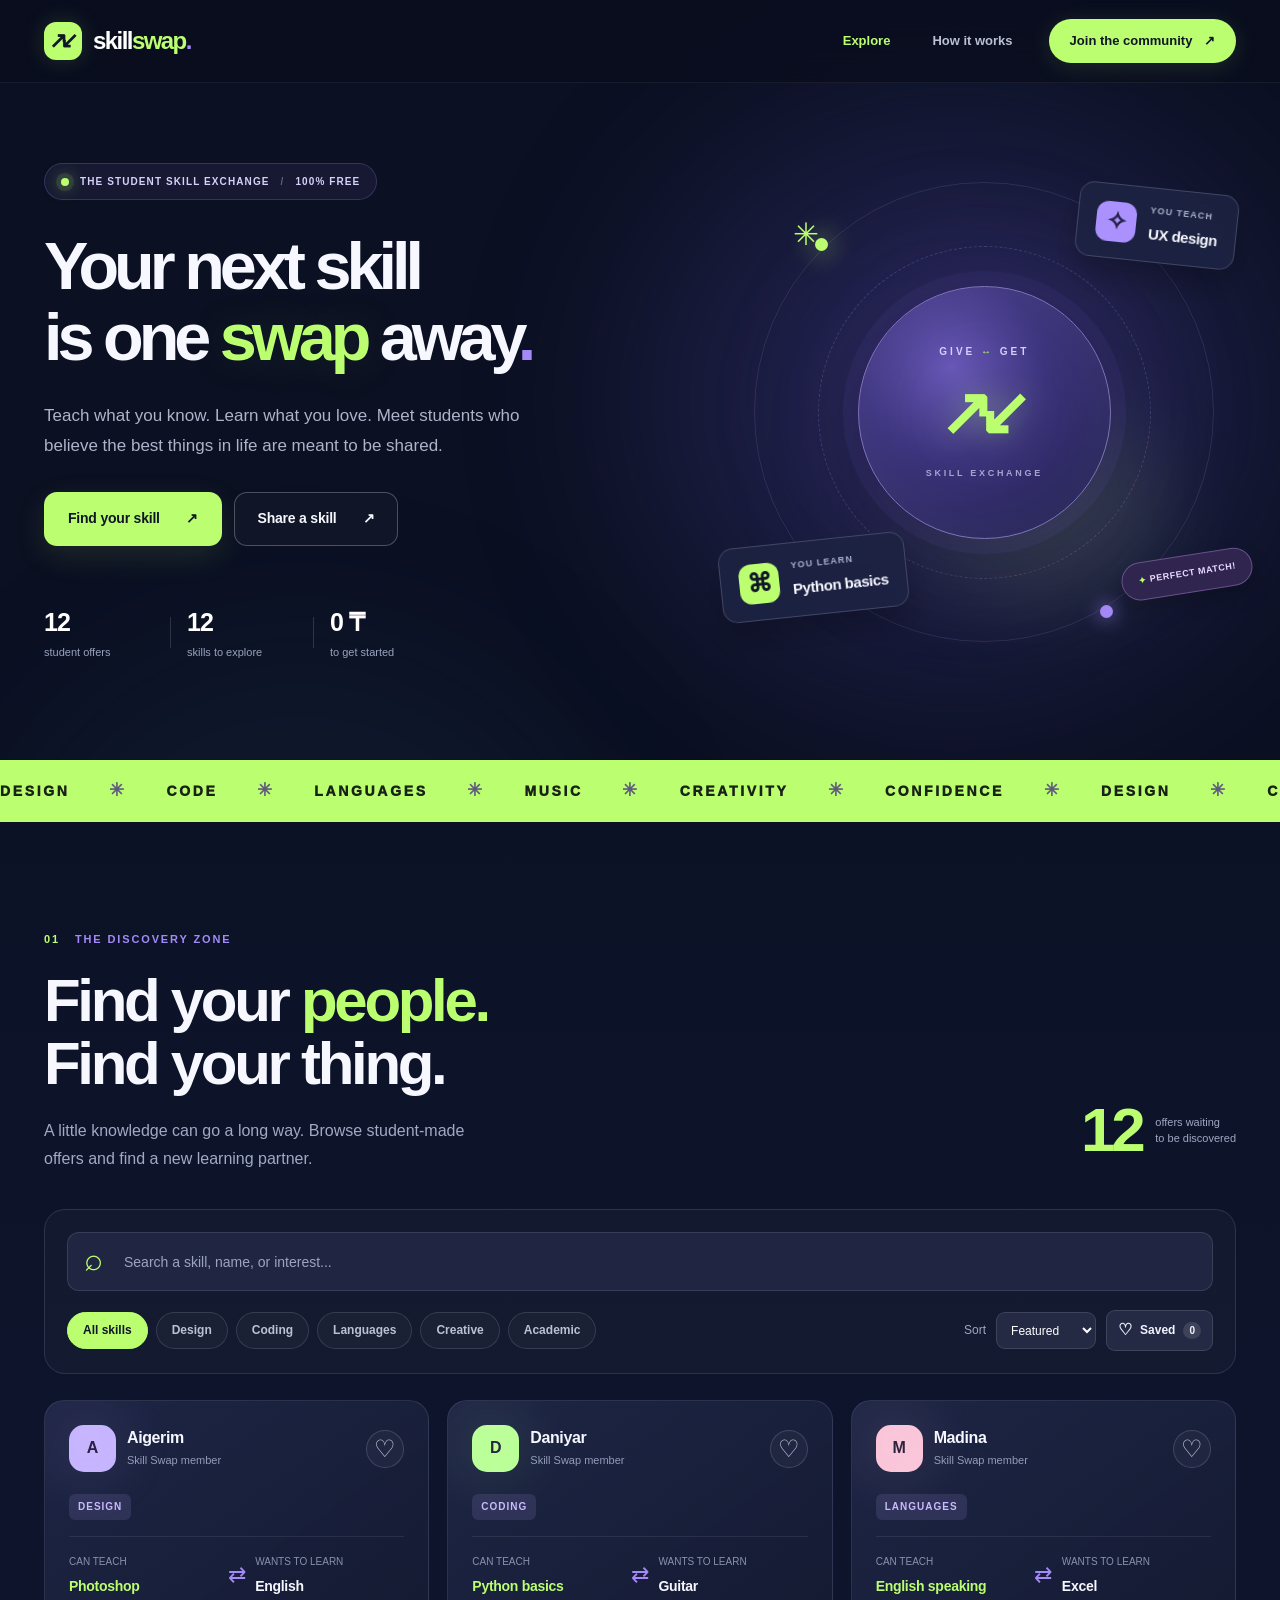
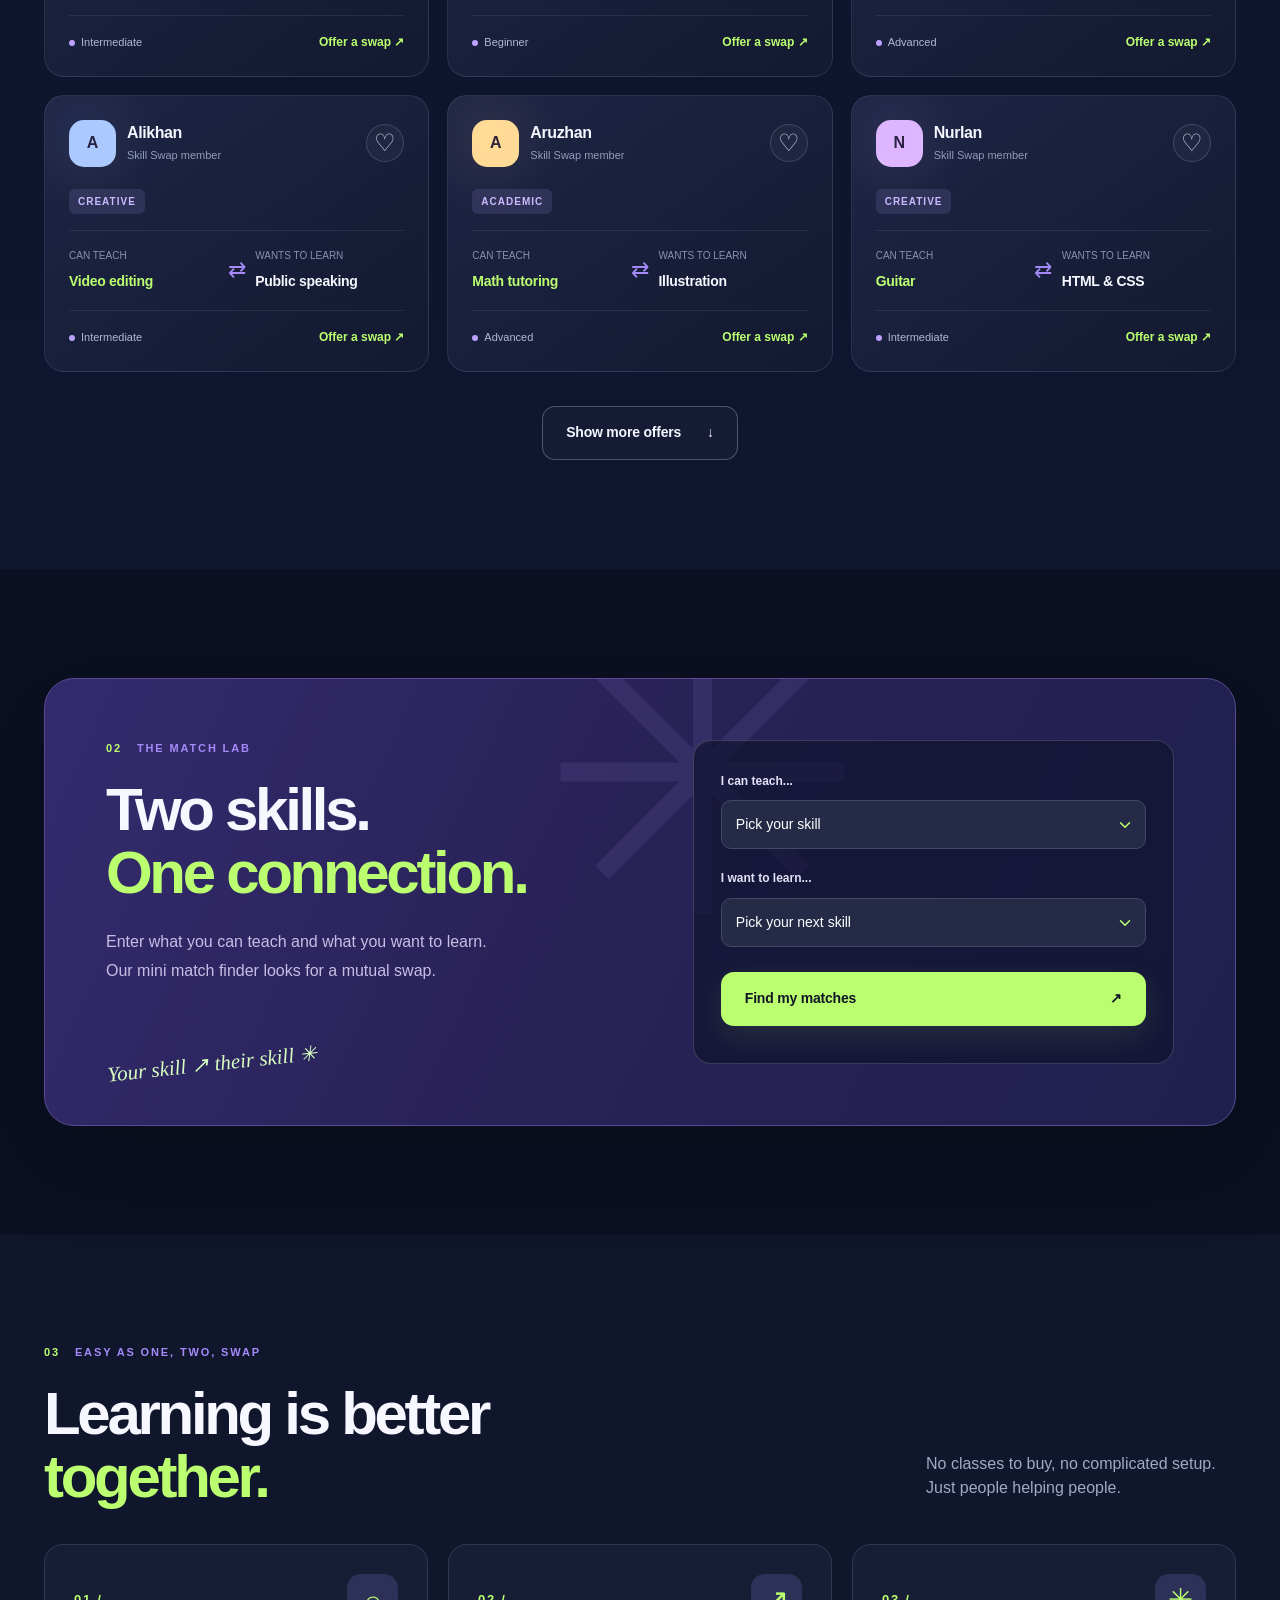
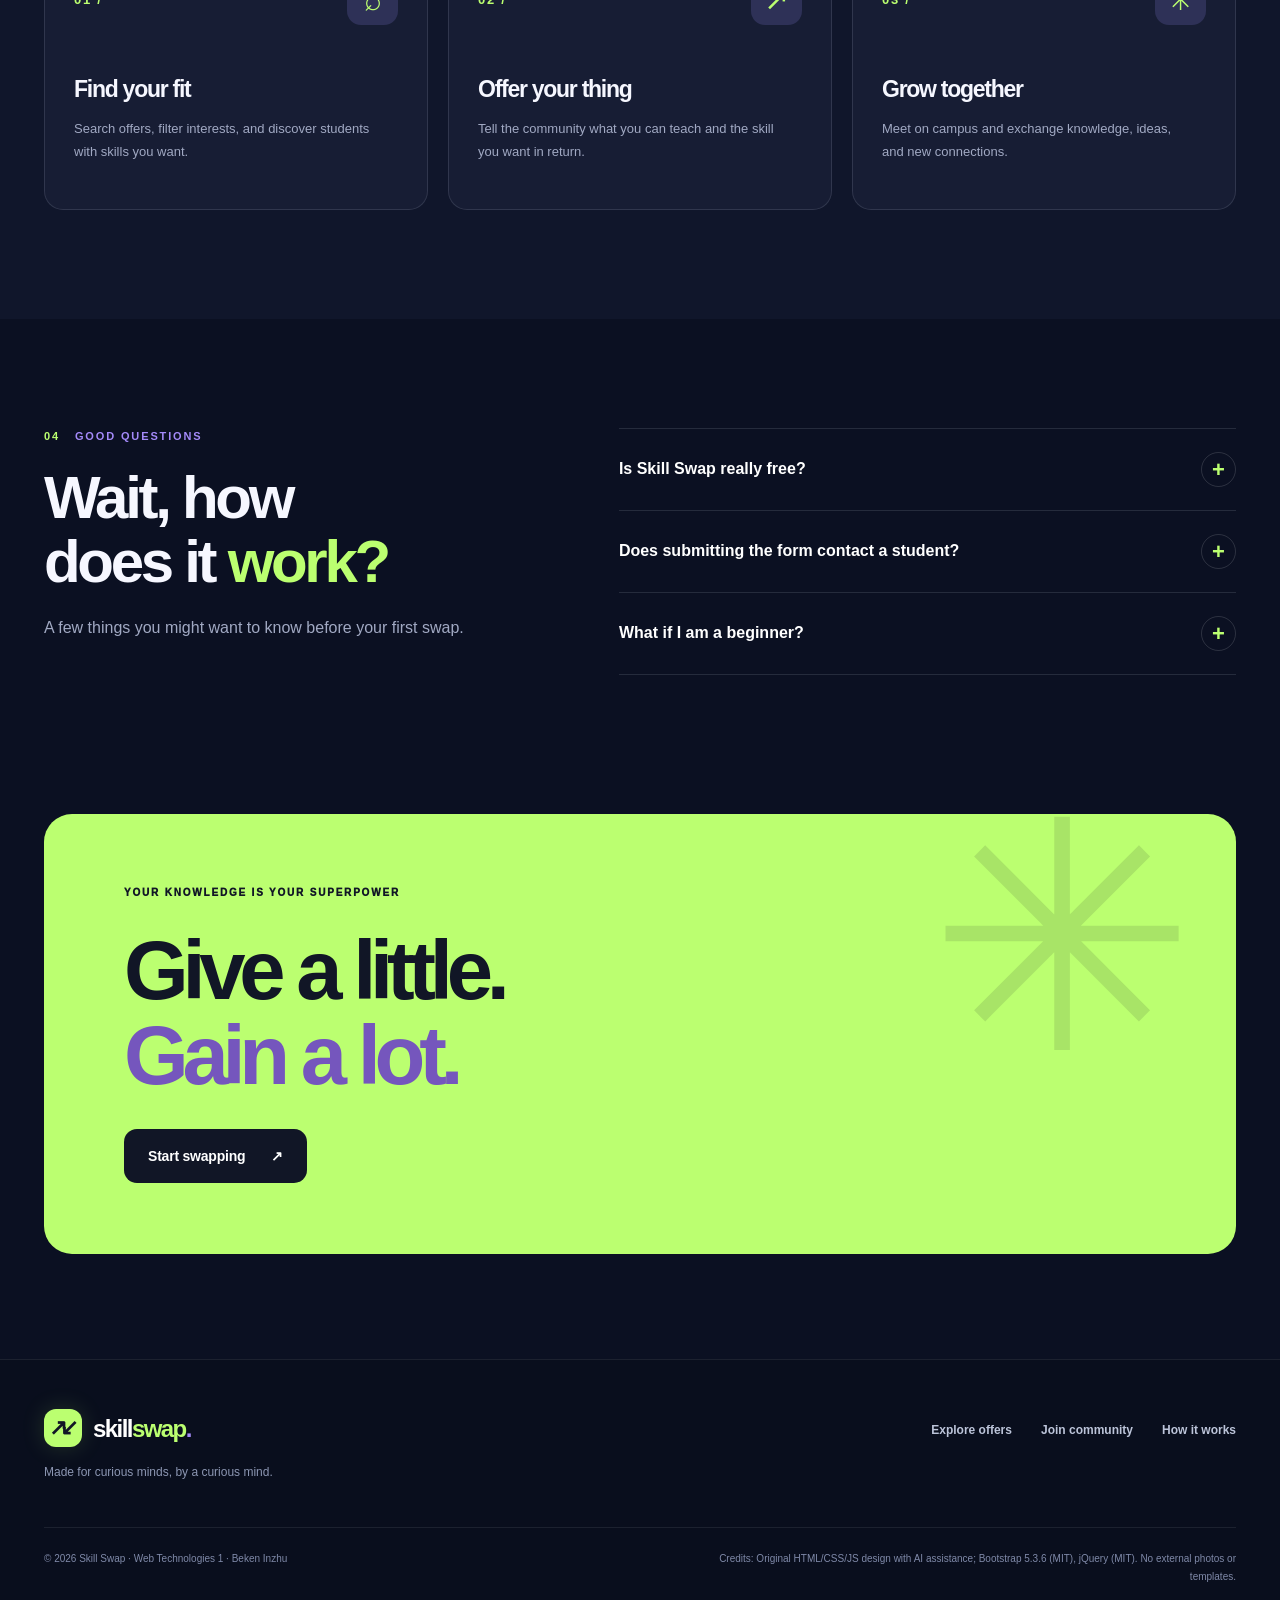
<file: index.html>
<!doctype html>
<html lang="en">
<head>
  <meta charset="utf-8">
  <meta name="viewport" content="width=device-width, initial-scale=1">
  <meta name="theme-color" content="#0c1023">
  <meta name="description" content="Skill Swap is a free student community for exchanging knowledge. Discover offers, find a match and share what you know.">
  <title>Skill Swap — Your next skill starts here</title>
  <link rel="icon" href="images/favicon.svg" type="image/svg+xml">
  <link rel="stylesheet" href="vendor/bootstrap.min.css">
  <link rel="stylesheet" href="css/style.css">
  <script defer src="vendor/bootstrap.bundle.min.js"></script>
  <script defer src="vendor/jquery.min.js"></script>
  <script defer src="js/data.js"></script>
  <script defer src="js/main.js"></script>
</head>
<body data-page="home">
  <a class="skip-link" href="#main">Skip to content</a>
  <div class="ambient ambient-a" aria-hidden="true"></div>
  <div class="ambient ambient-b" aria-hidden="true"></div>
  <header class="site-header">
    <nav class="navbar navbar-expand-md" aria-label="Main navigation">
      <div class="container shell">
        <a class="navbar-brand brand" href="index.html" aria-label="Skill Swap home"><span class="brand-mark" aria-hidden="true">↗<span>↙</span></span><span>skill<span class="brand-em">swap</span><span class="brand-dot">.</span></span></a>
        <button class="navbar-toggler nav-toggle" type="button" data-bs-toggle="collapse" data-bs-target="#siteMenu" aria-controls="siteMenu" aria-expanded="false" aria-label="Toggle navigation"><span class="navbar-toggler-icon"></span></button>
        <div class="collapse navbar-collapse" id="siteMenu">
          <ul class="navbar-nav ms-auto align-items-md-center nav-links">
            <li class="nav-item"><a class="nav-link active" aria-current="page" href="index.html">Explore</a></li>
            <li class="nav-item"><a class="nav-link" href="#how-it-works">How it works</a></li>
            <li class="nav-item"><a class="nav-link nav-join" href="join.html">Join the community <span aria-hidden="true">↗</span></a></li>
          </ul>
        </div>
      </div>
    </nav>
  </header>
  <main id="main">
    <section class="hero shell container" aria-labelledby="heroTitle">
      <div class="hero-content">
        <div class="eyebrow"><span class="pulse-dot"></span> THE STUDENT SKILL EXCHANGE <span class="eyebrow-divider">/</span> 100% FREE</div>
        <h1 id="heroTitle">Your next skill<br>is one <em>swap</em> away<span class="hero-period">.</span></h1>
        <p class="hero-description">Teach what you know. Learn what you love. Meet students who believe the best things in life are meant to be shared.</p>
        <div class="hero-actions"><a href="#discover" class="button button-lime" data-scroll="discover">Find your skill <span aria-hidden="true">↗</span></a><a href="join.html" class="button button-outline">Share a skill <span aria-hidden="true">↗</span></a></div>
        <div class="hero-metrics" aria-label="Community example statistics"><div><strong id="statOffers">12</strong><span>student offers</span></div><div><strong id="statSkills">12</strong><span>skills to explore</span></div><div><strong>0 ₸</strong><span>to get started</span></div></div>
      </div>
      <div class="hero-art" aria-label="Illustration of skills connected through a swap">
        <div class="space-halo halo-one" aria-hidden="true"></div><div class="space-halo halo-two" aria-hidden="true"></div>
        <div class="art-star star-one" aria-hidden="true">✳</div><div class="art-star star-two" aria-hidden="true">✦</div>
        <div class="orbit orbit-outer" aria-hidden="true"></div><div class="orbit orbit-inner" aria-hidden="true"></div>
        <div class="core-ring"><span class="core-words">GIVE <span>↔</span> GET</span><span class="core-symbol" aria-hidden="true">↗↙</span><span class="core-sub">SKILL EXCHANGE</span></div>
        <div class="art-mini mini-top"><span class="mini-icon mini-purple" aria-hidden="true">✧</span><span><small>YOU TEACH</small><strong>UX design</strong></span></div>
        <div class="art-mini mini-bottom"><span class="mini-icon mini-lime" aria-hidden="true">⌘</span><span><small>YOU LEARN</small><strong>Python basics</strong></span></div>
        <div class="art-badge"><span aria-hidden="true">✦</span> PERFECT MATCH!</div>
      </div>
    </section>
    <div class="marquee-wrap" aria-label="Exchangeable skills"><div class="marquee-track" aria-hidden="true"><span>DESIGN <b>✳</b> CODE <b>✳</b> LANGUAGES <b>✳</b> MUSIC <b>✳</b> CREATIVITY <b>✳</b> CONFIDENCE <b>✳</b> DESIGN <b>✳</b> CODE <b>✳</b> LANGUAGES <b>✳</b> MUSIC <b>✳</b> CREATIVITY <b>✳</b> CONFIDENCE <b>✳</b></span></div></div>
    <section class="discover section-pad" id="discover" aria-labelledby="discoverTitle">
      <div class="container shell">
        <div class="section-head"><div><p class="section-kicker"><span>01</span> THE DISCOVERY ZONE</p><h2 id="discoverTitle">Find your <span class="text-lime">people.</span><br>Find your thing.</h2><p class="section-description">A little knowledge can go a long way. Browse student-made offers and find a new learning partner.</p></div><div class="count-display"><strong id="visibleCount">12</strong><span>offers waiting<br>to be discovered</span></div></div>
        <div class="search-panel">
          <div class="search-bar"><label class="search-icon" for="searchInput" aria-label="Search">⌕</label><input id="searchInput" type="search" class="search-control" placeholder="Search a skill, name, or interest..." autocomplete="off"><button type="button" class="clear-search" id="clearSearch" aria-label="Clear search" hidden>×</button></div>
          <div class="filter-toolbar"><div class="filter-chips" role="group" aria-label="Filter by category" id="filterChips"><button type="button" class="chip active" data-category="All" aria-pressed="true">All skills</button><button type="button" class="chip" data-category="Design" aria-pressed="false">Design</button><button type="button" class="chip" data-category="Coding" aria-pressed="false">Coding</button><button type="button" class="chip" data-category="Languages" aria-pressed="false">Languages</button><button type="button" class="chip" data-category="Creative" aria-pressed="false">Creative</button><button type="button" class="chip" data-category="Academic" aria-pressed="false">Academic</button></div><div class="sort-group"><label for="sortSelect">Sort</label><select id="sortSelect" class="sort-select"><option value="featured">Featured</option><option value="az">Name A–Z</option><option value="za">Name Z–A</option></select><button type="button" class="saved-filter" id="savedFilter" aria-pressed="false"><span aria-hidden="true">♡</span> Saved <span class="save-counter" id="savedCount">0</span></button></div></div>
        </div>
        <div id="offersGrid" class="offers-grid" aria-live="polite" aria-label="Skill offers"></div>
        <div class="empty-state" id="emptyState" hidden><span class="empty-illustration" aria-hidden="true">⌕</span><h3>No swaps found ... yet</h3><p>Try another search, change your category, or browse all skills.</p><button class="button button-outline" id="resetFilters" type="button">Show all offers <span aria-hidden="true">↗</span></button></div>
        <div class="load-row"><button class="button button-outline" type="button" id="loadMore">Show more offers <span aria-hidden="true">↓</span></button></div>
      </div>
    </section>
    <section class="matcher-section section-pad" id="matcher" aria-labelledby="matcherTitle"><div class="container shell"><div class="matcher-card"><div class="matcher-copy"><p class="section-kicker"><span>02</span> THE MATCH LAB</p><h2 id="matcherTitle">Two skills.<br><span class="text-lime">One connection.</span></h2><p>Enter what you can teach and what you want to learn. Our mini match finder looks for a mutual swap.</p><div class="match-scribble" aria-hidden="true">Your skill ↗ their skill ✳</div></div><div class="matcher-form-wrap"><form id="matchForm" novalidate><div class="mb-3"><label class="form-label" for="myTeach">I can teach...</label><select class="form-select glass-input" id="myTeach" required><option value="">Pick your skill</option></select></div><div class="mb-3"><label class="form-label" for="myLearn">I want to learn...</label><select class="form-select glass-input" id="myLearn" required><option value="">Pick your next skill</option></select></div><p class="field-error" id="matchError" role="alert" hidden>Please choose two different skills.</p><button class="button button-lime w-100" type="submit">Find my matches <span aria-hidden="true">↗</span></button></form><div id="matchResult" class="match-result" aria-live="polite" hidden></div></div></div></div></section>
    <section class="steps section-pad" id="how-it-works" aria-labelledby="stepsTitle"><div class="container shell"><p class="section-kicker"><span>03</span> EASY AS ONE, TWO, SWAP</p><div class="steps-heading"><h2 id="stepsTitle">Learning is better<br><span class="text-lime">together.</span></h2><p>No classes to buy, no complicated setup. Just people helping people.</p></div><div class="steps-grid"><article class="step-card"><div class="step-top"><span class="step-number">01 /</span><span class="step-icon" aria-hidden="true">⌕</span></div><h3>Find your fit</h3><p>Search offers, filter interests, and discover students with skills you want.</p></article><article class="step-card"><div class="step-top"><span class="step-number">02 /</span><span class="step-icon" aria-hidden="true">↗</span></div><h3>Offer your thing</h3><p>Tell the community what you can teach and the skill you want in return.</p></article><article class="step-card"><div class="step-top"><span class="step-number">03 /</span><span class="step-icon" aria-hidden="true">✳</span></div><h3>Grow together</h3><p>Meet on campus and exchange knowledge, ideas, and new connections.</p></article></div></div></section>
    <section class="faq-section section-pad" aria-labelledby="faqTitle"><div class="container shell faq-layout"><div><p class="section-kicker"><span>04</span> GOOD QUESTIONS</p><h2 id="faqTitle">Wait, how<br>does it <span class="text-lime">work?</span></h2><p class="section-description">A few things you might want to know before your first swap.</p></div><div class="faq-list"><div class="faq-item"><button class="faq-question" type="button" aria-expanded="false" aria-controls="faq1">Is Skill Swap really free? <span aria-hidden="true">+</span></button><div class="faq-answer" id="faq1" hidden><p>Yes! This is a student project built around trading knowledge, not money. No payment is needed.</p></div></div><div class="faq-item"><button class="faq-question" type="button" aria-expanded="false" aria-controls="faq2">Does submitting the form contact a student? <span aria-hidden="true">+</span></button><div class="faq-answer" id="faq2" hidden><p>Not yet. This frontend demo saves your public skill offer in this browser only. It does not send emails or messages.</p></div></div><div class="faq-item"><button class="faq-question" type="button" aria-expanded="false" aria-controls="faq3">What if I am a beginner? <span aria-hidden="true">+</span></button><div class="faq-answer" id="faq3" hidden><p>That's okay. You can choose your current level when you join. Everyone has something useful to share.</p></div></div></div></div></section>
    <section class="cta-section"><div class="container shell"><div class="cta-panel"><div class="cta-spark" aria-hidden="true">✳</div><p class="cta-kicker">YOUR KNOWLEDGE IS YOUR SUPERPOWER</p><h2>Give a little.<br><em>Gain a lot.</em></h2><a class="button button-dark" href="join.html">Start swapping <span aria-hidden="true">↗</span></a></div></div></section>
  </main>
  <footer class="site-footer" id="credits"><div class="container shell"><div class="footer-main"><div><a href="index.html" class="brand footer-brand"><span class="brand-mark" aria-hidden="true">↗<span>↙</span></span><span>skill<span class="brand-em">swap</span><span class="brand-dot">.</span></span></a><p>Made for curious minds, by a curious mind.</p></div><div class="footer-links"><a href="index.html#discover">Explore offers</a><a href="join.html">Join community</a><a href="#how-it-works">How it works</a></div></div><div class="footer-bottom"><span>© 2026 Skill Swap · Web Technologies 1 · Beken Inzhu</span><span>Credits: Original HTML/CSS/JS design with AI assistance; Bootstrap 5.3.6 (MIT), jQuery (MIT). No external photos or templates.</span></div></div></footer>
</body>
</html>
</file>
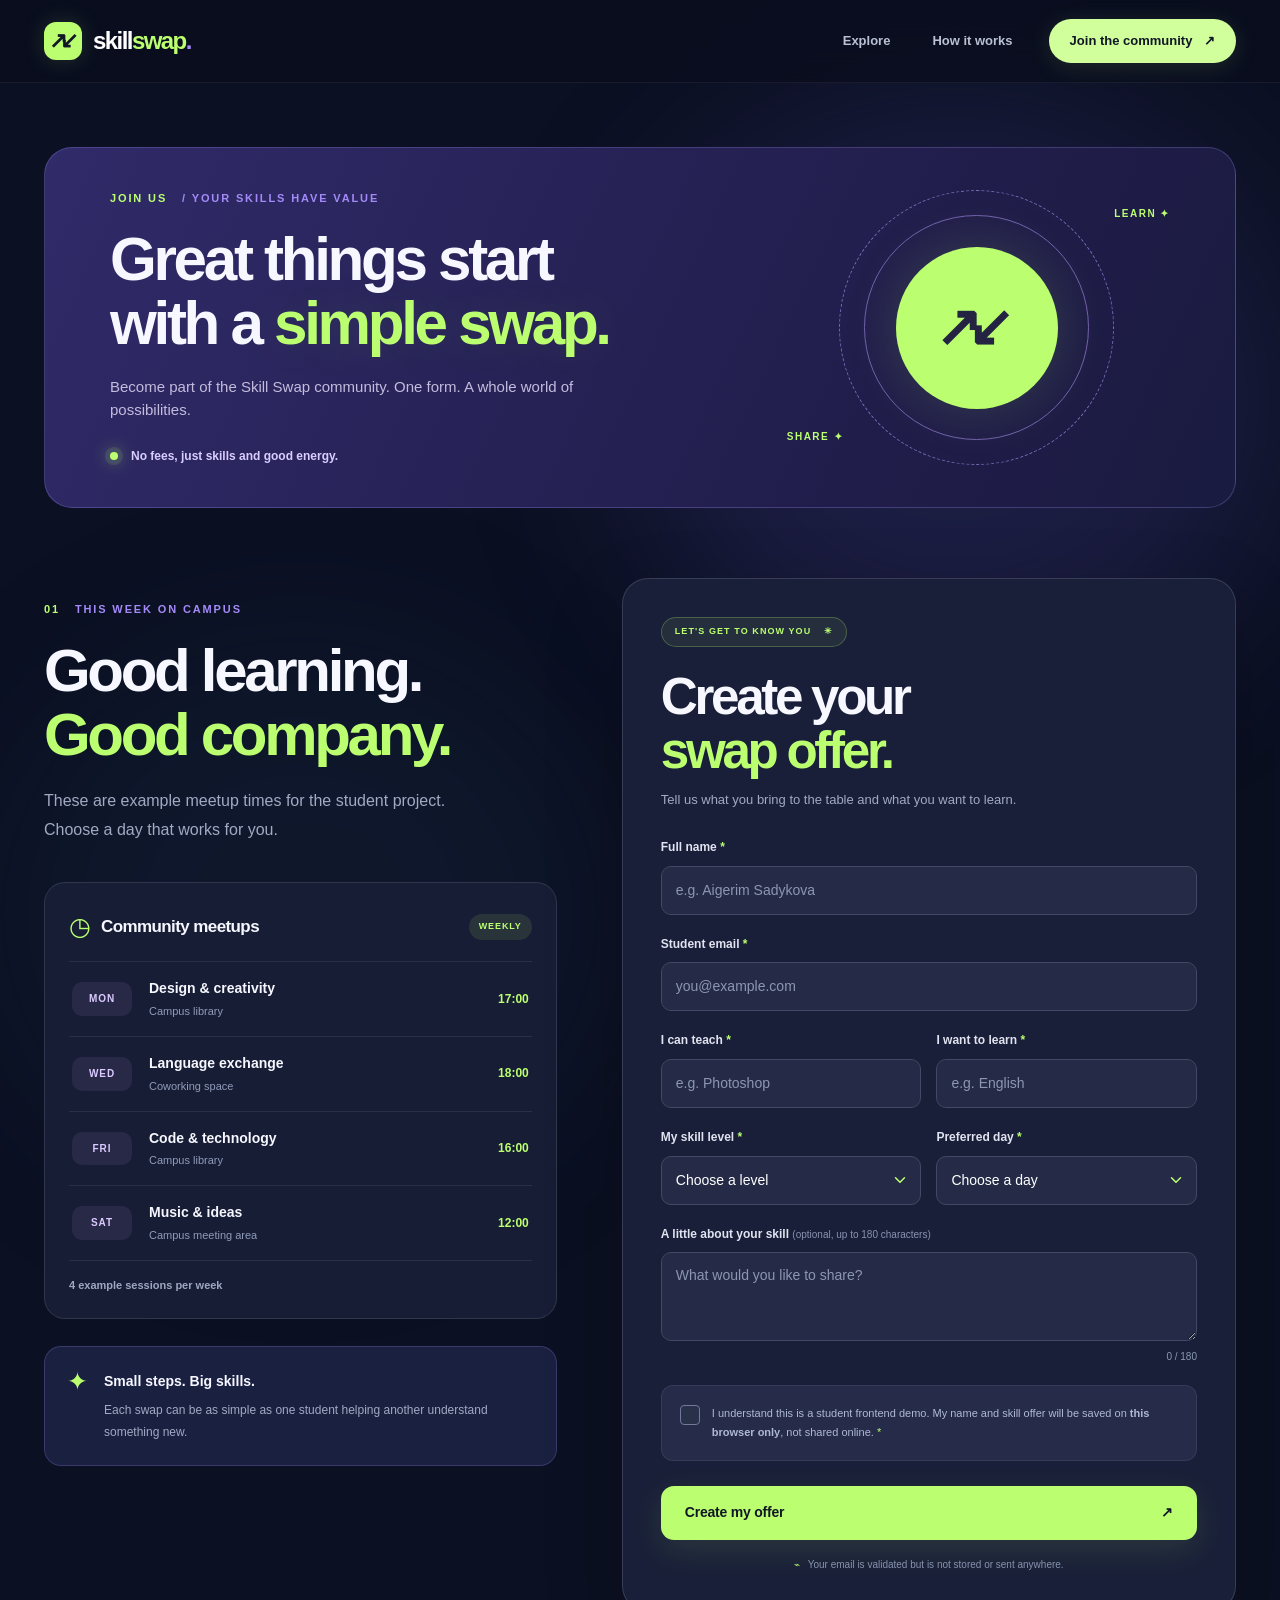
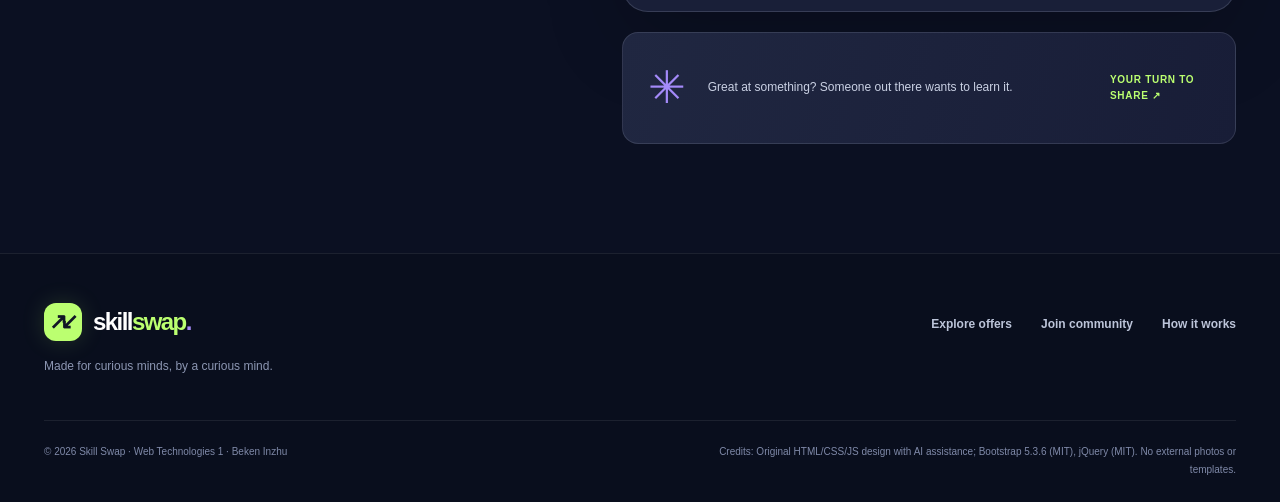
<file: join.html>
<!doctype html>
<html lang="en">
<head>
  <meta charset="utf-8">
  <meta name="viewport" content="width=device-width, initial-scale=1">
  <meta name="theme-color" content="#0c1023">
  <meta name="description" content="Become part of Skill Swap: offer a skill, discover another, and join a free student learning community.">
  <title>Join — Skill Swap</title>
  <link rel="icon" href="images/favicon.svg" type="image/svg+xml">
  <link rel="stylesheet" href="vendor/bootstrap.min.css">
  <link rel="stylesheet" href="css/style.css">
  <script defer src="vendor/bootstrap.bundle.min.js"></script>
  <script defer src="vendor/jquery.min.js"></script>
  <script defer src="js/data.js"></script>
  <script defer src="js/main.js"></script>
</head>
<body data-page="join">
  <a class="skip-link" href="#main">Skip to content</a><div class="ambient ambient-a" aria-hidden="true"></div><div class="ambient ambient-b" aria-hidden="true"></div>
  <header class="site-header"><nav class="navbar navbar-expand-md" aria-label="Main navigation"><div class="container shell"><a class="navbar-brand brand" href="index.html" aria-label="Skill Swap home"><span class="brand-mark" aria-hidden="true">↗<span>↙</span></span><span>skill<span class="brand-em">swap</span><span class="brand-dot">.</span></span></a><button class="navbar-toggler nav-toggle" type="button" data-bs-toggle="collapse" data-bs-target="#siteMenu" aria-controls="siteMenu" aria-expanded="false" aria-label="Toggle navigation"><span class="navbar-toggler-icon"></span></button><div class="collapse navbar-collapse" id="siteMenu"><ul class="navbar-nav ms-auto align-items-md-center nav-links"><li class="nav-item"><a class="nav-link" href="index.html">Explore</a></li><li class="nav-item"><a class="nav-link" href="index.html#how-it-works">How it works</a></li><li class="nav-item"><a class="nav-link nav-join active" aria-current="page" href="join.html">Join the community <span aria-hidden="true">↗</span></a></li></ul></div></div></nav></header>
  <main id="main"><section class="join-head container shell"><div class="join-hero"><div><p class="section-kicker"><span>JOIN US</span> / YOUR SKILLS HAVE VALUE</p><h1>Great things start<br>with a <em>simple swap.</em></h1><p>Become part of the Skill Swap community. One form. A whole world of possibilities.</p><div class="join-small-line"><span class="pulse-dot"></span> No fees, just skills and good energy.</div></div><div class="join-art" aria-hidden="true"><div class="join-art-circle">↗↙</div><span class="join-orbit-label label-1">LEARN ✦</span><span class="join-orbit-label label-2">SHARE ✦</span></div></div></section>
    <section class="join-body section-pad"><div class="container shell join-grid"><div class="join-info"><p class="section-kicker"><span>01</span> THIS WEEK ON CAMPUS</p><h2>Good learning.<br><span class="text-lime">Good company.</span></h2><p class="section-description">These are example meetup times for the student project. Choose a day that works for you.</p><div class="schedule-box"><div class="schedule-heading"><span aria-hidden="true">◷</span><h3>Community meetups</h3><span class="schedule-week">WEEKLY</span></div><div class="schedule-list" id="scheduleList" aria-label="Example weekly meeting schedule"></div><div class="schedule-total" id="scheduleTotal">4 sessions each week</div></div><div class="info-note"><span class="info-icon" aria-hidden="true">✦</span><div><strong>Small steps. Big skills.</strong><p>Each swap can be as simple as one student helping another understand something new.</p></div></div></div>
      <div class="join-form-column"><div class="form-shell"><div class="form-shell-head"><span class="form-chip">LET'S GET TO KNOW YOU <span aria-hidden="true">✳</span></span><h2>Create your<br><em>swap offer.</em></h2><p>Tell us what you bring to the table and what you want to learn.</p></div><div id="formSuccess" class="success-notice" role="status" aria-live="polite" hidden><span class="success-icon" aria-hidden="true">✓</span><div><strong>Your offer is live in this browser!</strong><p>Success! Your form has been cleared. See it on the <a href="index.html#discover">Explore page</a>. This demo does not send messages or registrations to a server.</p></div><button type="button" id="dismissSuccess" aria-label="Dismiss success message">×</button></div>
        <form id="joinForm" class="needs-validation" novalidate>
          <div class="field"><label class="form-label" for="fullName">Full name <span class="required">*</span></label><input class="form-control glass-input" id="fullName" name="fullName" placeholder="e.g. Aigerim Sadykova" autocomplete="name" aria-describedby="fullNameError" required><div class="field-error invalid-feedback" id="fullNameError"></div></div>
          <div class="field"><label class="form-label" for="email">Student email <span class="required">*</span></label><input class="form-control glass-input" id="email" name="email" type="email" placeholder="you@example.com" autocomplete="email" aria-describedby="emailError" required><div class="field-error invalid-feedback" id="emailError"></div></div>
          <div class="fields-two"><div class="field"><label class="form-label" for="teach">I can teach <span class="required">*</span></label><input class="form-control glass-input" id="teach" name="teach" placeholder="e.g. Photoshop" aria-describedby="teachError" maxlength="50" required><div class="field-error invalid-feedback" id="teachError"></div></div><div class="field"><label class="form-label" for="learn">I want to learn <span class="required">*</span></label><input class="form-control glass-input" id="learn" name="learn" placeholder="e.g. English" aria-describedby="learnError" maxlength="50" required><div class="field-error invalid-feedback" id="learnError"></div></div></div>
          <div class="fields-two"><div class="field"><label class="form-label" for="level">My skill level <span class="required">*</span></label><select class="form-select glass-input" id="level" name="level" aria-describedby="levelError" required><option value="">Choose a level</option><option>Beginner</option><option>Intermediate</option><option>Advanced</option></select><div class="field-error invalid-feedback" id="levelError"></div></div><div class="field"><label class="form-label" for="day">Preferred day <span class="required">*</span></label><select class="form-select glass-input" id="day" name="day" aria-describedby="dayError" required><option value="">Choose a day</option><option>Monday</option><option>Wednesday</option><option>Friday</option><option>Saturday</option></select><div class="field-error invalid-feedback" id="dayError"></div></div></div>
          <div class="field"><label class="form-label" for="about">A little about your skill <span class="optional">(optional, up to 180 characters)</span></label><textarea class="form-control glass-input" id="about" name="about" rows="3" maxlength="180" placeholder="What would you like to share?" aria-describedby="aboutError aboutCounter"></textarea><div class="field-row"><div class="field-error invalid-feedback" id="aboutError"></div><span class="char-count" id="aboutCounter">0 / 180</span></div></div>
          <div class="form-check consent-box"><input type="checkbox" class="form-check-input" id="consent" name="consent" aria-describedby="consentError" required><label class="form-check-label" for="consent">I understand this is a student frontend demo. My name and skill offer will be saved on <strong>this browser only</strong>, not shared online. <span class="required">*</span></label><div class="field-error invalid-feedback" id="consentError"></div></div>
          <button type="submit" class="button button-lime join-submit w-100">Create my offer <span aria-hidden="true">↗</span></button><p class="privacy-hint"><span aria-hidden="true">⌁</span> Your email is validated but is not stored or sent anywhere.</p>
        </form></div><div class="join-aside-card"><span aria-hidden="true">✳</span><p>Great at something? Someone out there wants to learn it.</p><strong>YOUR TURN TO SHARE ↗</strong></div></div></div></section>
  </main><footer class="site-footer" id="credits"><div class="container shell"><div class="footer-main"><div><a href="index.html" class="brand footer-brand"><span class="brand-mark" aria-hidden="true">↗<span>↙</span></span><span>skill<span class="brand-em">swap</span><span class="brand-dot">.</span></span></a><p>Made for curious minds, by a curious mind.</p></div><div class="footer-links"><a href="index.html#discover">Explore offers</a><a href="join.html">Join community</a><a href="index.html#how-it-works">How it works</a></div></div><div class="footer-bottom"><span>© 2026 Skill Swap · Web Technologies 1 · Beken Inzhu</span><span>Credits: Original HTML/CSS/JS design with AI assistance; Bootstrap 5.3.6 (MIT), jQuery (MIT). No external photos or templates.</span></div></div></footer>
</body></html>
</file>
<file: css/style.css>
/* Skill Swap Endterm: original visual system. Purple from the midterm, reimagined as neon-lime + midnight glass. */
:root{--bg:#0b1022;--surface:#11172c;--surface2:#171d36;--surface3:#202743;--stroke:rgba(226,232,255,.12);--text:#f6f7ff;--muted:#a1a9c3;--lime:#bbff70;--lime2:#d8ffa7;--purple:#a48af9;--lav:#d9cbff;--ink:#111626;--radius:23px;--ease:cubic-bezier(.22,1,.36,1)}
*{box-sizing:border-box}html{scroll-behavior:smooth;scroll-padding-top:100px}body{background:var(--bg);color:var(--text);font:400 16px/1.55 'Inter','Aptos','Segoe UI',Arial,sans-serif;overflow-x:hidden}::selection{background:var(--lime);color:var(--bg)}[hidden]{display:none!important}a{color:inherit;text-decoration:none}button,input,select,textarea{font:inherit}button{cursor:pointer}a:hover{color:var(--lime)}:is(a,button,input,select,textarea):focus-visible{outline:3px solid var(--lime)!important;outline-offset:4px!important;box-shadow:0 0 0 5px rgba(187,255,112,.14)!important}.container.shell{max-width:1260px;padding-inline:34px}p{margin-bottom:0}h1,h2,h3{font-weight:800;letter-spacing:-.055em}h1,h2{line-height:1.055}.skip-link{position:fixed;top:-100px;left:16px;background:var(--lime);color:var(--ink);padding:10px 18px;border-radius:8px;z-index:200}.skip-link:focus{top:14px}.ambient{pointer-events:none;position:absolute;border-radius:50%;filter:blur(90px);opacity:.30;z-index:-1}.ambient-a{top:100px;right:-160px;width:650px;height:600px;background:#433d8d}.ambient-b{top:640px;left:-150px;width:600px;height:550px;background:#294766;opacity:.15}
/* Navigation */
.site-header{position:relative;z-index:10;background:rgba(10,14,31,.83);border-bottom:1px solid rgba(255,255,255,.06);backdrop-filter:blur(19px);-webkit-backdrop-filter:blur(19px);position:sticky;top:0}.site-header .navbar{padding-block:19px}.brand{display:inline-flex;align-items:center;gap:11px;font-size:24px;font-weight:850;letter-spacing:-.065em;color:#fff!important;padding:0}.brand-mark{height:38px;width:38px;flex:0 0 38px;display:flex;align-items:center;justify-content:center;border-radius:12px;background:var(--lime);color:var(--ink);font-size:22px;letter-spacing:-7px;line-height:1;box-shadow:0 0 23px rgba(187,255,112,.15);padding-right:7px}.brand-mark span{font-weight:900}.brand-em{color:var(--lime)}.brand-dot{color:var(--purple)}.nav-links{gap:10px}.nav-links .nav-link{color:#bac1d4;font-size:13px;font-weight:700;padding:11px 16px!important;transition:color .2s}.nav-links .nav-link:hover,.nav-links .nav-link.active:not(.nav-join){color:var(--lime)}.nav-links .nav-join{color:var(--ink);background:var(--lime);border-radius:999px;padding:12px 21px!important;margin-left:10px;box-shadow:0 4px 25px rgba(187,255,112,.12)}.nav-links .nav-join:hover,.nav-links .nav-join.active{background:#d0ff9b;color:var(--ink)}.nav-join span{margin-left:8px}.nav-toggle{border:1px solid var(--stroke);padding:7px 10px}.nav-toggle .navbar-toggler-icon{filter:invert(1)}
/* Buttons / universal */
.button{min-height:54px;display:inline-flex;gap:26px;align-items:center;justify-content:space-between;border-radius:13px;padding:15px 23px;font-size:14px;font-weight:800;letter-spacing:-.015em;border:1px solid transparent;transition:background .2s,transform .25s var(--ease),box-shadow .25s,color .2s;text-align:left;white-space:normal}.button:hover{transform:translateY(-3px)}.button-lime{background:var(--lime);color:var(--ink);box-shadow:0 10px 33px rgba(187,255,112,.11)}.button-lime:hover{background:#d1ffa0;color:var(--ink);box-shadow:0 12px 38px rgba(187,255,112,.24)}.button-outline{border-color:rgba(227,229,250,.28);color:#f6f7ff;background:rgba(255,255,255,.028)}.button-outline:hover{border-color:var(--lime);color:var(--lime);background:rgba(187,255,112,.045)}.button-dark{background:var(--ink);color:white}.button-dark:hover{background:#2c2545;color:var(--lime)}.text-lime{color:var(--lime)}.section-pad{padding-block:109px}.section-kicker{font-size:11px;color:var(--purple);font-weight:850;letter-spacing:.17em;margin-bottom:21px}.section-kicker span{color:var(--lime);margin-right:10px}.section-description{max-width:455px;color:var(--muted);font-size:16px;line-height:1.8;margin-top:21px}
/* Animated launch hero */
.hero{display:grid;grid-template-columns:1.13fr .87fr;min-height:677px;align-items:center;padding-top:75px;padding-bottom:94px;gap:35px}.hero-content{position:relative;z-index:2}.eyebrow{display:inline-flex;align-items:center;gap:11px;color:#d7d1fa;font-size:10px;font-weight:900;letter-spacing:.11em;padding:10px 16px;border-radius:999px;border:1px solid rgba(164,138,249,.23);background:rgba(138,123,213,.09);margin-bottom:31px;flex-wrap:wrap}.pulse-dot{display:inline-block;flex:none;width:8px;height:8px;border-radius:50%;background:var(--lime);box-shadow:0 0 0 5px rgba(187,255,112,.10),0 0 17px var(--lime);animation:pulse 2.7s ease-in-out infinite}.eyebrow-divider{color:#625e8a}.hero h1{font-size:clamp(47px,5.2vw,80px);max-width:780px;letter-spacing:-.075em;margin:0}.hero h1 em,.join-hero h1 em{font-style:normal;color:var(--lime);text-shadow:0 0 50px rgba(187,255,112,.12)}.hero-period{color:var(--purple)}.hero-description{max-width:495px;color:#adb4c9;font-size:17px;line-height:1.8;margin:29px 0 30px}.hero-actions{display:flex;flex-wrap:wrap;gap:12px}.hero-metrics{display:flex;align-items:center;gap:34px;margin-top:63px}.hero-metrics>div{min-width:109px;display:flex;flex-direction:column;gap:2px;position:relative}.hero-metrics>div:not(:last-child)::after{content:'';height:31px;width:1px;position:absolute;top:8px;right:-18px;background:rgba(255,255,255,.14)}.hero-metrics strong{font-size:25px;color:#fff;line-height:1.1;letter-spacing:-.04em}.hero-metrics span{font-size:11px;color:#98a3bf;margin-top:6px}.hero-art{height:480px;position:relative;isolation:isolate;display:flex;align-items:center;justify-content:center;min-width:0}.space-halo{position:absolute;z-index:-2;border-radius:50%;filter:blur(45px)}.halo-one{height:350px;width:350px;background:rgba(93,73,179,.22)}.halo-two{height:180px;width:240px;background:rgba(187,255,112,.13);right:15%;bottom:12%}.orbit{position:absolute;border:1px solid rgba(195,187,255,.13);border-radius:50%;pointer-events:none}.orbit-outer{width:460px;height:460px;max-width:100%;max-height:100%;animation:spin 65s linear infinite}.orbit-outer::before,.orbit-outer::after{content:'';position:absolute;width:13px;height:13px;border-radius:50%}.orbit-outer::before{top:12%;left:13%;background:var(--lime);box-shadow:0 0 27px var(--lime)}.orbit-outer::after{bottom:5%;right:22%;background:var(--purple);box-shadow:0 0 19px var(--purple)}.orbit-inner{width:333px;height:333px;border-style:dashed;border-color:rgba(193,176,255,.22);animation:spin 90s linear infinite reverse}.core-ring{width:253px;height:253px;border-radius:50%;display:flex;align-items:center;justify-content:center;flex-direction:column;background:radial-gradient(circle at 37% 32%,#6857b7 0%,#3c347c 40%,#171a3e 100%);box-shadow:0 0 0 15px rgba(131,99,241,.07),0 35px 90px rgba(0,0,0,.25),inset 0 0 55px rgba(185,167,255,.12);border:1px solid #7f73ba;z-index:1;animation:float 5s ease-in-out infinite}.core-words,.core-sub{font-size:10px;font-weight:900;letter-spacing:.3em;color:#d9ccff}.core-words span{color:var(--lime)}.core-symbol{font-size:65px;line-height:1.65;letter-spacing:-.24em;padding-right:14px;color:var(--lime);font-weight:800;text-shadow:0 0 30px rgba(187,255,112,.35)}.core-sub{font-size:9px;color:#a4a5cf}.art-mini{position:absolute;z-index:3;padding:16px 18px;display:flex;align-items:center;gap:13px;border:1px solid rgba(221,225,255,.19);border-radius:15px;background:rgba(29,34,66,.86);backdrop-filter:blur(14px);box-shadow:0 19px 32px rgba(0,0,0,.22)}.art-mini small{display:block;color:#a7b0cb;font-size:9px;letter-spacing:.12em;font-weight:850}.art-mini strong{display:block;font-size:15px;letter-spacing:-.03em;margin-top:4px}.mini-icon{width:40px;height:40px;display:grid;place-items:center;border-radius:12px;font-size:25px;font-weight:750}.mini-purple{background:#aa91fd;color:#262147}.mini-lime{background:var(--lime);color:var(--ink)}.mini-top{top:16px;right:-1px;transform:rotate(6deg);animation:float-mini 5s ease-in-out infinite}.mini-bottom{bottom:37px;left:-13px;transform:rotate(-6deg);animation:float-mini 6s ease-in-out infinite reverse}.art-badge{position:absolute;right:-17px;bottom:59px;z-index:4;background:#30254f;color:#e9daff;font-weight:850;font-size:9px;letter-spacing:.06em;padding:11px 16px;border:1px solid #69518d;transform:rotate(-9deg);border-radius:100px;box-shadow:0 10px 20px rgba(0,0,0,.2)}.art-badge span{color:var(--lime)}.art-star{position:absolute;color:var(--lime);animation:twinkle 3s ease-in-out infinite}.star-one{font-size:31px;left:12%;top:8%}.star-two{font-size:23px;right:15%;bottom:13%;animation-delay:1.2s}.marquee-wrap{overflow:hidden;background:var(--lime);color:#192216;transform:rotate(-1.2deg) scale(1.02);padding:17px 0;white-space:nowrap}.marquee-track{display:block;width:max-content;animation:marquee 26s linear infinite}.marquee-track span{font-size:14px;font-weight:950;letter-spacing:.19em}.marquee-track b{padding-inline:33px;color:#5f5b7e;font-size:18px}
/* Discovery */
.discover{background:linear-gradient(180deg,#0c1226 0%,#101630 100%)}.section-head{display:flex;align-items:end;justify-content:space-between;gap:40px;margin-bottom:35px}.section-head h2,.steps h2,.matcher-card h2,.faq-section h2,.join-info h2{font-size:clamp(39px,4.8vw,60px);margin:0}.count-display{display:flex;align-items:center;gap:14px;padding-bottom:13px}.count-display strong{font-size:62px;line-height:1;font-weight:900;color:var(--lime);letter-spacing:-.07em}.count-display span{font-size:11px;color:#9fa8c3;line-height:1.5}.search-panel{border:1px solid var(--stroke);border-radius:21px;background:rgba(255,255,255,.026);padding:22px;margin-bottom:26px}.search-bar{position:relative}.search-icon{position:absolute;top:3px;left:17px;color:var(--lime);font-size:32px;cursor:text}.search-control{width:100%;height:59px;border:1px solid rgba(226,232,255,.12);background:#202641;color:#fff;border-radius:12px;padding:0 47px 0 56px;font-size:14px;outline:none}.search-control::placeholder{color:#9ba4be}.search-control:focus{border-color:var(--lime)}.clear-search{position:absolute;right:12px;top:10px;border:0;background:transparent;color:#b7bdd1;font-size:27px;padding:0 12px}.filter-toolbar{display:flex;justify-content:space-between;gap:18px;align-items:center;padding-top:19px}.filter-chips{display:flex;gap:8px;flex-wrap:wrap}.chip{background:rgba(255,255,255,.03);color:#b9c1d5;border:1px solid rgba(255,255,255,.12);padding:8px 15px;border-radius:100px;font-size:12px;font-weight:750;transition:.2s}.chip:hover{color:var(--lime);border-color:var(--lime)}.chip.active{background:var(--lime);color:var(--ink);border-color:var(--lime)}.sort-group{display:flex;gap:10px;align-items:center;white-space:nowrap}.sort-group>label{font-size:12px;color:#9ea7c3}.sort-select{max-width:135px;min-height:37px;background:#242944;border:1px solid rgba(255,255,255,.12);border-radius:9px;color:#fff;font-size:12px;padding:5px 10px}.saved-filter{display:flex;gap:8px;align-items:center;justify-content:center;border-radius:9px;border:1px solid rgba(255,255,255,.13);background:#242944;color:#f1f3ff;padding:7px 11px;font-size:12px;font-weight:750}.saved-filter[aria-pressed=true]{border-color:var(--purple);background:#392b61}.saved-filter>span:first-child{font-size:16px}.save-counter{background:rgba(255,255,255,.12);padding:1px 6px;border-radius:100px;font-size:10px}.offers-grid{display:grid;grid-template-columns:repeat(3,minmax(0,1fr));gap:18px}.offer-card{position:relative;min-width:0;background:linear-gradient(145deg,rgba(32,39,72,.92),rgba(20,26,48,.98));border:1px solid rgba(215,225,255,.11);border-radius:20px;padding:24px;transition:transform .25s var(--ease),border-color .25s,box-shadow .25s;overflow:hidden;animation:card-in .45s var(--ease) both}.offer-card::before{content:'';position:absolute;left:0;top:0;width:85px;height:85px;border-radius:50%;background:var(--card-glow,var(--purple));opacity:.075;filter:blur(26px);pointer-events:none}.offer-card:hover{transform:translateY(-6px);border-color:rgba(187,255,112,.48);box-shadow:0 18px 55px rgba(0,0,0,.18),0 0 29px rgba(187,255,112,.04)}.offer-top{display:flex;justify-content:space-between;align-items:center;gap:10px}.offer-person{display:flex;gap:11px;align-items:center;min-width:0}.avatar{width:47px;height:47px;border-radius:15px;display:grid;place-items:center;color:#201a38;background:var(--avatar-bg,#cbb8ff);font-size:16px;font-weight:850;flex:none}.person-name{font-weight:850;font-size:16px;line-height:1.3;margin:0;letter-spacing:-.025em}.person-caption{font-size:11px;color:#929cb8;margin:4px 0 0}.save-button{display:grid;place-items:center;flex:none;width:38px;height:38px;border:1px solid rgba(255,255,255,.15);border-radius:50%;background:rgba(255,255,255,.035);color:#c7cce0;font-size:24px;line-height:1;transition:.2s}.save-button:hover,.save-button[aria-pressed=true]{border-color:var(--lime);color:var(--lime);background:rgba(187,255,112,.08)}.offer-category{display:inline-flex;margin:22px 0 16px;border-radius:6px;padding:5px 9px;background:rgba(183,162,254,.13);color:#cabaff;font-size:10px;font-weight:850;text-transform:uppercase;letter-spacing:.10em}.skills-line{display:grid;grid-template-columns:1fr 23px 1fr;align-items:center;gap:7px;padding:17px 0 19px;border-top:1px solid rgba(255,255,255,.08);border-bottom:1px solid rgba(255,255,255,.08)}.skills-line>div{min-width:0}.skills-line small{display:block;font-size:10px;color:#8693ae;margin-bottom:7px}.skills-line strong{display:block;font-size:14px;line-height:1.45;letter-spacing:-.02em;overflow-wrap:anywhere}.skills-line .skill-highlight{color:var(--lime)}.skills-arrow{color:var(--purple);font-size:22px;text-align:center}.offer-bottom{display:flex;justify-content:space-between;align-items:center;gap:10px;padding-top:17px}.level-badge{display:inline-flex;align-items:center;gap:6px;font-size:11px;color:#b1bad2}.level-badge:before{content:'';width:6px;height:6px;background:#bca1ff;border-radius:50%}.request-link{display:inline-flex;align-items:center;gap:9px;color:var(--lime);font-size:12px;font-weight:850;transition:gap .2s}.request-link:hover{color:#f3ffde;gap:14px}.empty-state{margin:20px auto 0;max-width:500px;text-align:center;padding:56px 20px;background:#181e38;border-radius:22px;border:1px dashed rgba(255,255,255,.2)}.empty-illustration{font-size:72px;color:var(--purple);line-height:1}.empty-state h3{font-size:25px;margin-top:12px}.empty-state p{color:var(--muted);margin:13px 0 25px}.load-row{text-align:center;margin-top:34px}
/* Match lab */
.matcher-section{background:#0b1022}.matcher-card{background:linear-gradient(115deg,#342b6e 0%,#292257 46%,#20204e 100%);border:1px solid #5a4b92;box-shadow:0 27px 95px rgba(0,0,0,.25);border-radius:30px;padding:61px;display:grid;grid-template-columns:1.05fr .95fr;gap:55px;position:relative;overflow:hidden}.matcher-card::after{content:'✳';position:absolute;right:31%;top:-95px;color:rgba(182,164,255,.09);font-size:390px;line-height:1;pointer-events:none}.matcher-copy,.matcher-form-wrap{position:relative;z-index:1}.matcher-copy>p:not(.section-kicker){max-width:400px;color:#c5bfe5;margin-top:24px;line-height:1.8}.match-scribble{font-family:Georgia,serif;color:#d6ffc0;font-style:italic;font-size:21px;margin-top:45px;transform:rotate(-6deg)}.matcher-form-wrap{background:rgba(15,19,45,.67);border:1px solid rgba(255,255,255,.16);border-radius:18px;padding:27px}.matcher-form-wrap .form-label{font-size:12px;color:#e2e3f9;font-weight:750;margin-bottom:10px}.glass-input,.form-control.glass-input,.form-select.glass-input{color:#fff;background-color:#252b47;border:1px solid #424865;border-radius:10px;min-height:49px;font-size:14px;box-shadow:none;padding:12px 14px}.glass-input::placeholder{color:#8c96b2}.glass-input:focus,.form-control.glass-input:focus,.form-select.glass-input:focus{border-color:var(--lime);background-color:#282e4b;color:#fff;box-shadow:0 0 0 3px rgba(187,255,112,.12)}.glass-input option{background:#252b47;color:white}.form-select.glass-input{padding-right:38px;background-image:url("data:image/svg+xml,%3Csvg xmlns='http://www.w3.org/2000/svg' viewBox='0 0 16 16'%3E%3Cpath fill='none' stroke='%23bbff70' stroke-linecap='round' stroke-linejoin='round' stroke-width='2' d='m2 5 6 6 6-6'/%3E%3C/svg%3E")}.matcher-form-wrap .button{margin-top:9px}.match-result{margin-top:16px;padding:17px 18px;border:1px solid rgba(187,255,112,.3);background:rgba(187,255,112,.08);border-radius:12px;font-size:12px;line-height:1.65}.match-result strong{display:block;color:var(--lime);font-size:15px;margin-bottom:5px}.match-result a{font-weight:850;text-decoration:underline;color:var(--lime)}
/* Process, FAQ, footer */
.steps{background:#10162b}.steps-heading{display:flex;align-items:end;gap:60px;justify-content:space-between;margin-bottom:36px}.steps-heading>p{max-width:310px;color:var(--muted);padding-bottom:7px}.steps-grid{display:grid;grid-template-columns:repeat(3,1fr);gap:20px}.step-card{min-height:266px;background:#171d34;border:1px solid var(--stroke);border-radius:19px;padding:29px;transition:transform .25s,border-color .25s}.step-card:hover{transform:translateY(-5px);border-color:rgba(187,255,112,.37)}.step-top{display:flex;justify-content:space-between;align-items:center;margin-bottom:51px}.step-number{font-size:13px;font-weight:900;color:var(--lime);letter-spacing:.13em}.step-icon{width:51px;height:51px;display:grid;place-items:center;background:#2e3157;border-radius:14px;color:var(--lime);font-size:30px}.step-card h3{font-size:23px;margin-bottom:13px}.step-card p{font-size:13px;color:var(--muted);line-height:1.8;max-width:300px}.faq-section{background:#0b1022}.faq-layout{display:grid;grid-template-columns:.9fr 1.1fr;gap:70px}.faq-list{border-top:1px solid var(--stroke)}.faq-item{border-bottom:1px solid var(--stroke)}.faq-question{width:100%;display:flex;justify-content:space-between;align-items:center;gap:10px;padding:23px 0;text-align:left;color:#fff;border:0;background:none;font-size:16px;font-weight:750}.faq-question span{border:1px solid rgba(255,255,255,.14);width:35px;height:35px;display:grid;place-items:center;border-radius:50%;font-size:22px;color:var(--lime);flex:none;transition:transform .2s}.faq-question[aria-expanded=true] span{transform:rotate(45deg)}.faq-question:hover{color:var(--lime)}.faq-answer{overflow:hidden}.faq-answer p{padding:0 38px 20px 0;font-size:13px;color:var(--muted);line-height:1.9}.cta-section{padding:30px 0 105px}.cta-panel{background:var(--lime);border-radius:28px;padding:71px 80px;color:var(--ink);position:relative;overflow:hidden}.cta-kicker{font-size:10px;letter-spacing:.18em;font-weight:950;margin-bottom:28px}.cta-panel h2{font-size:clamp(54px,6.5vw,89px);letter-spacing:-.075em;line-height:1.02;margin-bottom:31px}.cta-panel h2 em{color:#7556bd;font-style:normal}.cta-spark{position:absolute;font-size:320px;right:40px;top:-35px;color:rgba(34,36,40,.12);line-height:1;animation:spin 70s linear infinite}.cta-panel .button{position:relative;z-index:2}.site-footer{border-top:1px solid rgba(255,255,255,.08);background:#090e1d;padding:49px 0 23px}.footer-main{display:flex;justify-content:space-between;gap:30px;align-items:start;padding-bottom:45px}.footer-main p{color:#8c96b2;font-size:12px;margin-top:16px}.footer-links{display:flex;gap:29px;flex-wrap:wrap;font-weight:700;color:#bcc4d9;font-size:12px;padding-top:12px}.footer-bottom{display:flex;justify-content:space-between;gap:15px;flex-wrap:wrap;border-top:1px solid rgba(255,255,255,.08);padding-top:22px;font-size:10px;color:#7f89a8;line-height:1.8}.footer-bottom span:last-child{max-width:545px;text-align:right}
/* Join page */
.join-head{padding-top:64px;padding-bottom:35px}.join-hero{min-height:325px;background:linear-gradient(115deg,#302b69 0%,#211d4b 69%,#1a1b40 100%);border:1px solid rgba(162,143,241,.27);border-radius:28px;display:grid;grid-template-columns:1.25fr .75fr;gap:30px;align-items:center;overflow:hidden;padding:42px 65px;position:relative}.join-hero h1{font-size:clamp(43px,4.7vw,63px);margin-bottom:20px}.join-hero p:not(.section-kicker){color:#c3bcde;font-size:15px;max-width:500px}.join-small-line{display:flex;gap:13px;align-items:center;margin-top:25px;color:#dacdff;font-size:12px;font-weight:700}.join-art{height:258px;position:relative;display:grid;place-items:center}.join-art::before,.join-art::after{content:'';position:absolute;border:1px dashed #776db6;border-radius:50%;width:275px;height:275px;animation:spin 70s linear infinite}.join-art::after{width:225px;height:225px;border-style:solid;border-color:#7160ab;animation-direction:reverse}.join-art-circle{width:162px;height:162px;display:grid;place-items:center;border-radius:50%;background:var(--lime);font-size:56px;letter-spacing:-.27em;padding-right:20px;font-weight:800;color:#242342;box-shadow:0 0 55px rgba(187,255,112,.15);z-index:1;animation:float 5s ease-in-out infinite}.join-orbit-label{position:absolute;z-index:2;font-size:10px;color:var(--lime);font-weight:900;letter-spacing:.15em}.label-1{top:7px;right:0}.label-2{bottom:12px;left:3px}.join-body{padding-top:35px}.join-grid{display:grid;grid-template-columns:.91fr 1.09fr;gap:65px;align-items:start}.join-info{padding-top:23px}.join-info .section-description{max-width:420px}.schedule-box{border:1px solid var(--stroke);background:#171d34;border-radius:21px;padding:24px;margin-top:38px}.schedule-heading{display:flex;align-items:center;gap:10px;margin-bottom:15px}.schedule-heading>span:first-child{color:var(--lime);font-size:25px}.schedule-heading h3{font-size:17px;letter-spacing:-.035em;margin:0;flex:1}.schedule-week{font-size:9px;font-weight:850;letter-spacing:.10em;border-radius:100px;background:rgba(187,255,112,.1);color:var(--lime);padding:6px 10px}.schedule-item{display:grid;grid-template-columns:60px 1fr auto;align-items:center;gap:17px;padding:16px 3px;border-top:1px solid rgba(255,255,255,.08)}.schedule-day{padding:9px 5px;text-align:center;background:#282847;border-radius:10px;color:#dacaff;font-size:10px;font-weight:900;letter-spacing:.09em}.schedule-info strong{display:block;font-size:14px}.schedule-info small{display:block;font-size:11px;color:#909cbb;margin-top:3px}.schedule-time{color:var(--lime);font-size:12px;font-weight:800}.schedule-total{padding-top:16px;border-top:1px solid rgba(255,255,255,.08);color:#9ea8c2;font-size:11px;font-weight:750}.info-note{display:flex;gap:16px;align-items:flex-start;margin-top:27px;padding:22px;background:#1a2040;border:1px solid rgba(164,138,249,.23);border-radius:17px}.info-icon{font-size:25px;color:var(--lime);line-height:1}.info-note strong{font-size:14px}.info-note p{color:var(--muted);font-size:12px;line-height:1.8;margin-top:6px}.form-shell{background:#191f38;border:1px solid rgba(226,232,255,.15);border-radius:26px;padding:38px;box-shadow:0 28px 80px rgba(0,0,0,.19)}.form-chip{display:inline-flex;align-items:center;gap:13px;border:1px solid rgba(187,255,112,.25);background:rgba(187,255,112,.07);color:var(--lime);border-radius:100px;padding:7px 13px;font-size:9px;font-weight:850;letter-spacing:.12em}.form-shell-head h2{font-size:clamp(39px,4vw,54px);letter-spacing:-.065em;margin:23px 0 12px}.form-shell-head h2 em{font-style:normal;color:var(--lime)}.form-shell-head>p{font-size:13px;color:var(--muted);margin-bottom:28px}.form-shell .field{margin-bottom:20px}.form-shell .form-label{display:block;color:#e0e3f0;font-size:12px;font-weight:800;margin-bottom:9px}.required{color:var(--lime)}.optional{color:#8993b1;font-size:10px;font-weight:500}.fields-two{display:grid;grid-template-columns:1fr 1fr;gap:15px}.form-shell textarea{resize:vertical;min-height:97px}.form-shell .invalid-feedback,.field-error{font-size:11px;color:#ff9dba;margin-top:7px;line-height:1.5}.form-shell .invalid-feedback:not(:empty){display:block}.form-shell .is-invalid{border-color:#ff8daf!important;background-image:none}.form-shell .is-valid{border-color:rgba(187,255,112,.57)!important;background-image:none}.form-shell .form-check-input{background-color:#29304a;border-color:#72789c;width:20px;height:20px;margin:1px 12px 0 0;float:none;flex:none}.form-shell .form-check-input:checked{background-color:var(--lime);border-color:var(--lime);background-image:url("data:image/svg+xml,%3Csvg xmlns='http://www.w3.org/2000/svg' viewBox='0 0 16 16'%3E%3Cpath fill='none' stroke='%23111626' stroke-width='2.5' d='m3 8 3 3 7-7'/%3E%3C/svg%3E")}.consent-box{display:flex;flex-wrap:wrap;align-items:start;margin-top:8px;margin-bottom:21px;padding:18px;background:#252b48;border:1px solid rgba(255,255,255,.08);border-radius:12px}.consent-box label{color:#afb9d3;font-size:11px;line-height:1.75;flex:1}.consent-box .field-error{flex-basis:100%;margin-left:32px}.field-row{display:flex;justify-content:space-between;gap:12px}.char-count{color:#8c98b2;font-size:10px;margin-top:8px;margin-left:auto}.join-submit{margin-top:4px}.privacy-hint{text-align:center;color:#8793ae;font-size:10px;margin-top:17px}.privacy-hint span{color:var(--lime);margin-right:5px}.success-notice{position:relative;display:flex;align-items:start;gap:12px;background:rgba(187,255,112,.1);border:1px solid rgba(187,255,112,.35);border-radius:13px;margin-bottom:21px;padding:18px 38px 18px 16px}.success-icon{width:28px;height:28px;background:var(--lime);color:var(--ink);display:grid;place-items:center;border-radius:50%;font-weight:850;flex:none}.success-notice strong{display:block;color:var(--lime);font-size:13px}.success-notice p{font-size:11px;color:#c5d3b6;margin-top:6px;line-height:1.7}.success-notice a{text-decoration:underline}.success-notice button{position:absolute;top:6px;right:9px;font-size:22px;color:#cbefaa;background:none;border:0}.join-aside-card{display:flex;align-items:center;gap:22px;margin-top:20px;border:1px solid var(--stroke);border-radius:16px;padding:20px 25px;background:linear-gradient(105deg,#202741,#181d37)}.join-aside-card>span{font-size:45px;color:var(--purple)}.join-aside-card p{font-size:12px;line-height:1.6;color:#cad1e4;flex:1}.join-aside-card strong{font-size:10px;color:var(--lime);letter-spacing:.07em;max-width:100px}
/* Animation / motion accessibility */
@keyframes pulse{50%{box-shadow:0 0 0 9px rgba(187,255,112,.035),0 0 30px var(--lime)}}@keyframes spin{to{transform:rotate(360deg)}}@keyframes float{50%{transform:translateY(-12px)}}@keyframes float-mini{50%{translate:0 -9px}}@keyframes twinkle{50%{opacity:.25;transform:scale(.75)}}@keyframes marquee{to{transform:translateX(-50%)}}@keyframes card-in{from{opacity:0;transform:translateY(17px)}to{opacity:1;transform:translateY(0)}}
@media(min-width:1450px){.hero h1{font-size:78px}}
@media(max-width:1100px){.hero{grid-template-columns:1fr .82fr}.hero h1{font-size:clamp(44px,5vw,66px)}.hero-art{transform:scale(.87)}.mini-bottom{left:-25px}.filter-toolbar{align-items:start;flex-direction:column}.sort-group{justify-content:flex-end;width:100%}.offers-grid{grid-template-columns:repeat(2,minmax(0,1fr))}.matcher-card{padding:43px;gap:25px}.join-grid{gap:35px}.join-hero{padding:40px}}
@media(max-width:767.98px){.container.shell{padding-inline:22px}.site-header .navbar{padding-block:14px}.nav-links{align-items:stretch!important;gap:0;padding:14px 0 5px}.nav-links .nav-link{padding:13px 10px!important}.nav-links .nav-join{margin:8px 0 0;padding:12px 20px!important;text-align:center}.hero{display:flex;flex-direction:column;min-height:auto;padding-top:58px;padding-bottom:45px;align-items:stretch;gap:5px}.hero h1{font-size:clamp(46px,8vw,64px)}.hero-description{font-size:15px;line-height:1.7;max-width:560px}.hero-metrics{margin-top:38px;gap:25px}.hero-metrics>div{min-width:95px}.hero-metrics>div:not(:last-child)::after{right:-12px}.hero-art{align-self:center;width:100%;max-width:520px;height:420px;transform:scale(.88)}.section-pad{padding-block:75px}.section-head{align-items:start;gap:15px}.section-head h2,.steps h2,.matcher-card h2,.faq-section h2,.join-info h2{font-size:clamp(39px,6vw,50px)}.count-display{padding-top:30px}.count-display strong{font-size:48px}.search-panel{padding:16px}.offers-grid{gap:13px}.offer-card{padding:20px}.matcher-card{grid-template-columns:1fr;padding:34px;gap:35px}.match-scribble{margin-top:19px}.steps-heading{flex-direction:column;align-items:start;gap:18px}.steps-grid{grid-template-columns:1fr;gap:13px}.step-card{min-height:auto}.step-top{margin-bottom:26px}.faq-layout{grid-template-columns:1fr;gap:30px}.cta-panel{padding:55px 37px}.cta-spark{right:-70px;top:0}.footer-main{flex-direction:column}.footer-bottom span:last-child{text-align:left}.join-head{padding-top:30px}.join-hero{grid-template-columns:1fr;min-height:auto;padding:37px 30px;gap:5px}.join-art{height:210px}.join-art-circle{width:130px;height:130px;font-size:48px}.join-art::before{width:200px;height:200px}.join-art::after{width:165px;height:165px}.join-grid{grid-template-columns:1fr;gap:44px}.join-body{padding-top:30px}.join-info{padding-top:0}.join-info .schedule-box{max-width:600px}.join-form-column{max-width:690px;width:100%;margin:auto}}
@media(max-width:520px){.brand{font-size:22px}.brand-mark{height:34px;width:34px;flex-basis:34px;font-size:21px}.container.shell{padding-inline:18px}.hero{padding-top:43px}.eyebrow{font-size:9px;line-height:1.5;padding:9px 11px}.hero h1{font-size:clamp(39px,10.2vw,55px);letter-spacing:-.075em}.hero-actions .button{width:100%}.hero-metrics{gap:15px;justify-content:space-between}.hero-metrics>div{min-width:0;flex:1}.hero-metrics strong{font-size:21px}.hero-metrics span{font-size:9px}.hero-metrics>div:not(:last-child)::after{right:-6px}.hero-art{height:340px;transform:scale(.77);width:126%;margin-left:-13%;margin-top:-14px;margin-bottom:-15px}.orbit-outer{width:390px;height:390px;max-width:none;max-height:none}.orbit-inner{width:290px;height:290px}.core-ring{width:208px;height:208px}.core-symbol{font-size:49px}.mini-top{top:-4px;right:5px}.mini-bottom{bottom:0;left:0}.art-badge{right:-9px;bottom:5px}.section-pad{padding-block:60px}.section-head{flex-direction:column;gap:10px}.section-head h2,.matcher-card h2,.steps h2,.faq-section h2,.join-info h2{font-size:41px}.count-display{padding-top:0;margin-top:11px}.count-display strong{font-size:35px}.count-display span{font-size:10px}.search-panel{padding:12px}.search-control{height:53px;font-size:12px}.filter-toolbar{gap:12px}.filter-chips{gap:6px}.chip{padding:7px 11px;font-size:11px}.sort-group{justify-content:space-between;gap:8px;flex-wrap:wrap}.sort-select{flex:1}.offers-grid{grid-template-columns:1fr}.offer-card{padding:23px}.offer-card:hover{transform:translateY(-3px)}.matcher-card{padding:27px 20px;border-radius:21px}.matcher-form-wrap{padding:20px 15px}.steps-heading{margin-bottom:25px}.cta-section{padding-bottom:60px}.cta-panel{padding:42px 28px;border-radius:20px}.cta-panel h2{font-size:53px}.cta-spark{font-size:190px;right:-40px;top:32px}.footer-links{gap:18px}.join-hero{padding:33px 22px}.join-hero h1{font-size:40px}.join-art{height:170px}.join-art::before{width:170px;height:170px}.join-art::after{width:140px;height:140px}.join-art-circle{width:112px;height:112px;font-size:40px}.join-grid{gap:32px}.form-shell{padding:25px 18px}.form-shell-head h2{font-size:42px}.fields-two{grid-template-columns:1fr;gap:0}.join-aside-card{gap:12px;padding:16px}.join-aside-card strong{max-width:82px}.schedule-box{padding:17px}.schedule-item{gap:10px;grid-template-columns:48px 1fr auto}.schedule-day{font-size:9px}.schedule-info strong{font-size:12px}.schedule-time{font-size:11px}}
@media(prefers-reduced-motion:reduce){*,*::before,*::after{animation-duration:.01ms!important;animation-iteration-count:1!important;scroll-behavior:auto!important;transition-duration:.01ms!important}.marquee-track{transform:none}.hero-art,.core-ring,.join-art-circle{transform:none}}
/* Keep decorative glows inside the document's layout bounds for all rubric breakpoints. */
.ambient-a{right:0}.ambient-b{left:0}
.ambient{position:fixed}
.marquee-wrap{transform:none}
@media(max-width:520px){.art-badge{right:13px}.hero-art{width:120%;margin-left:-10%}}
</file>
